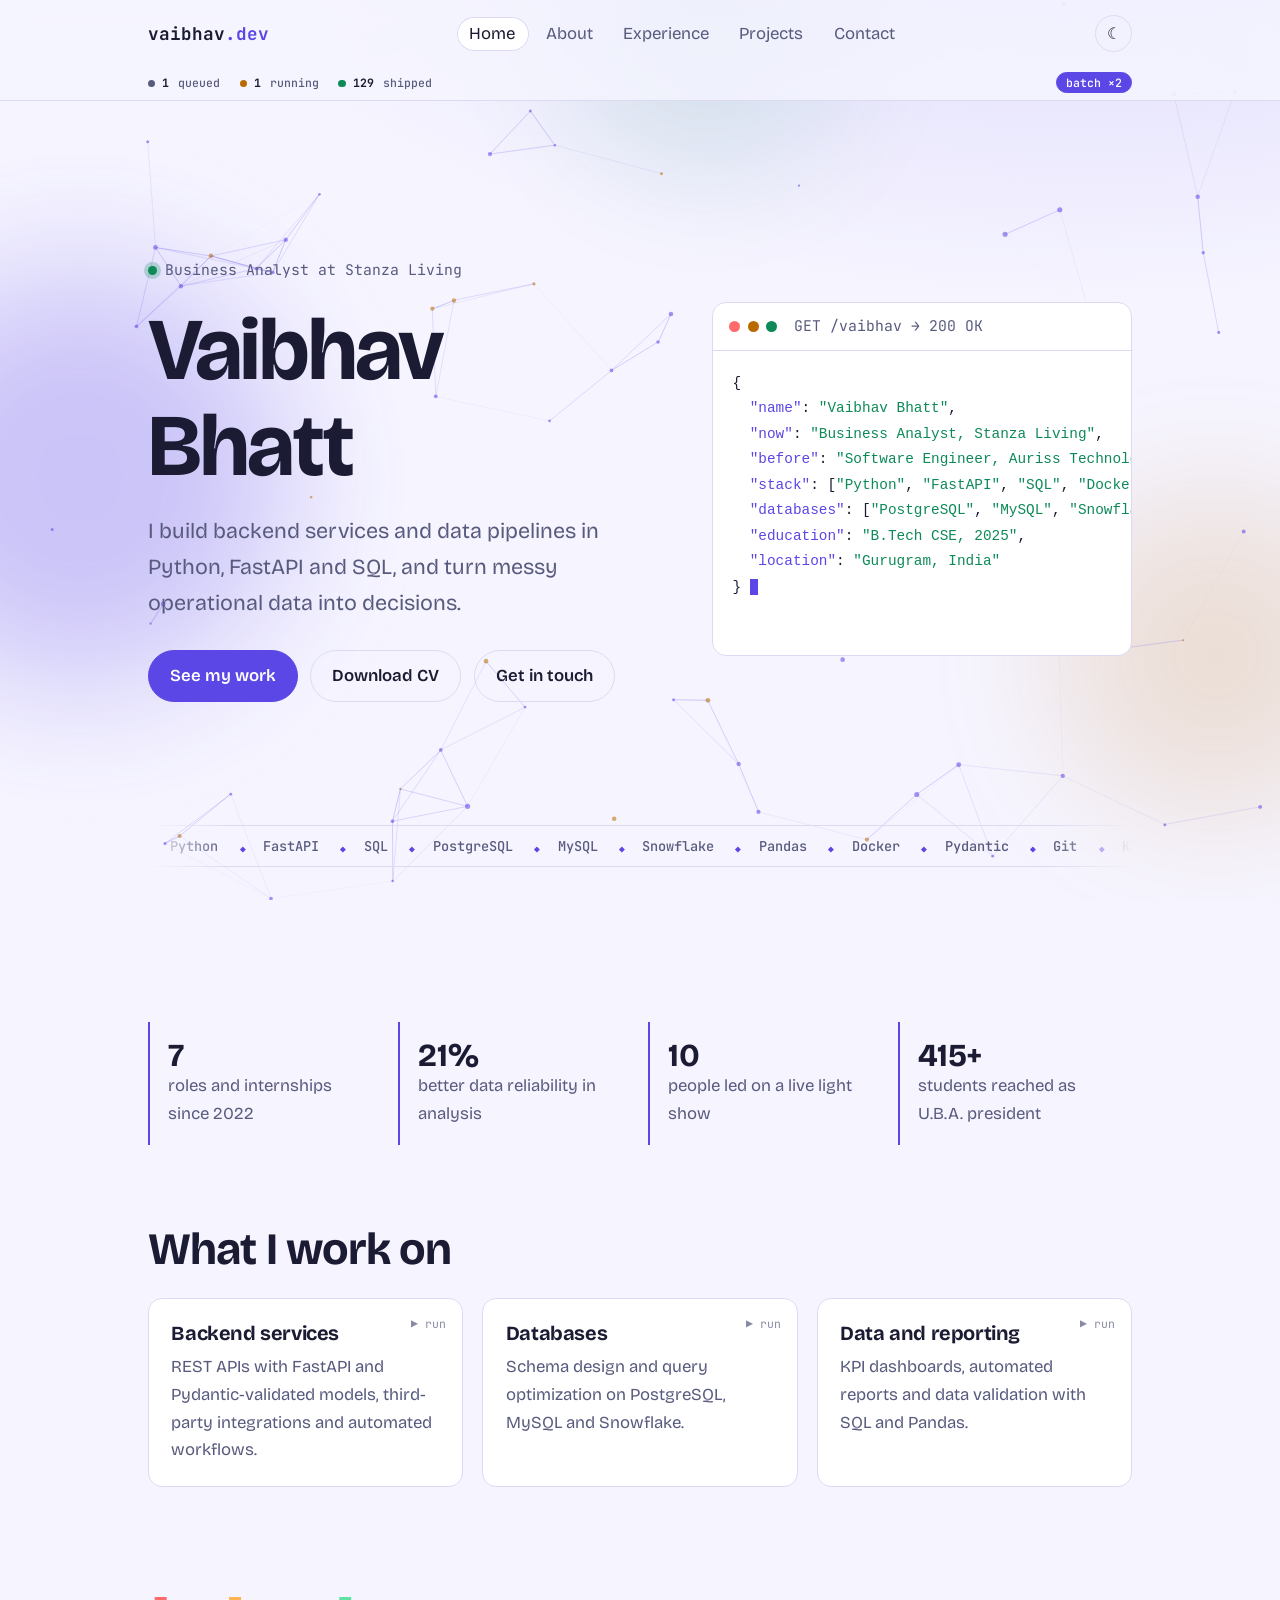
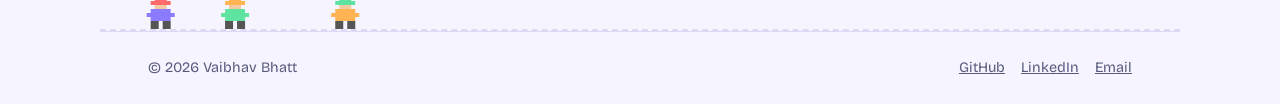
<file: index.html>
<!DOCTYPE html>
<html lang="en">
<head>
<meta charset="utf-8">
<meta name="viewport" content="width=device-width, initial-scale=1">
<title>Home · Vaibhav Bhatt</title>
<meta name="description" content="Vaibhav Bhatt: backend and data engineer building Python, FastAPI and SQL systems.">
<link rel="icon" href="assets/favicon.svg" type="image/svg+xml">
<link rel="preconnect" href="https://fonts.googleapis.com">
<link rel="preconnect" href="https://fonts.gstatic.com" crossorigin>
<link href="https://fonts.googleapis.com/css2?family=Bricolage+Grotesque:opsz,wght@12..96,400;12..96,700&family=JetBrains+Mono:wght@400;500&display=swap" rel="stylesheet">
<link rel="stylesheet" href="css/style.css">
</head>
<body>
<a class="skip" href="#main">Skip to content</a>
<main id="main">
<!-- HERO: headline + live "API response" panel -->
<section class="hero">
  <div>
    <p class="status code muted">Business Analyst at Stanza Living</p>
    <h1>Vaibhav Bhatt</h1>
    <p class="lead">I build backend services and data pipelines in Python, FastAPI and SQL, and turn messy operational data into decisions.</p>
    <div class="btn-row">
      <a class="btn primary" href="projects.html">See my work</a>
      <a class="btn" data-link="resume" href="#">Download CV</a>
      <a class="btn" href="contact.html">Get in touch</a>
    </div>
  </div>
  <div class="panel" aria-label="Profile summary as an API response">
    <div class="panel-head"><span class="dot"></span><span class="dot"></span><span class="dot"></span><span class="code">GET /vaibhav → 200 OK</span></div>
<pre class="code"><code id="typed" data-lines='[
"{",
"  \"name\": \"Vaibhav Bhatt\",",
"  \"now\": \"Business Analyst, Stanza Living\",",
"  \"before\": \"Software Engineer, Auriss Technologies\",",
"  \"stack\": [\"Python\", \"FastAPI\", \"SQL\", \"Docker\"],",
"  \"databases\": [\"PostgreSQL\", \"MySQL\", \"Snowflake\"],",
"  \"education\": \"B.Tech CSE, 2025\",",
"  \"location\": \"Gurugram, India\"",
"}"]'>{ … }</code></pre>
  </div>
</section>

<!-- QUICK FACTS from the resume -->
<section class="stats reveal" aria-label="Highlights">
  <div class="stat"><b>8</b><span class="muted">roles and internships since 2022</span></div>
  <div class="stat"><b>25%</b><span class="muted">better data reliability in analysis</span></div>
  <div class="stat"><b>12</b><span class="muted">people led on a live light show</span></div>
  <div class="stat"><b>500+</b><span class="muted">students reached as U.B.A. president</span></div>
</section>

<!-- WHAT I DO -->
<section class="sect">
  <h2 class="reveal">What I work on</h2>
  <div class="grid">
    <article class="card reveal"><h3>Backend services</h3><p class="muted">REST APIs with FastAPI and Pydantic-validated models, third-party integrations and automated workflows.</p></article>
    <article class="card reveal"><h3>Databases</h3><p class="muted">Schema design and query optimization on PostgreSQL, MySQL and Snowflake.</p></article>
    <article class="card reveal"><h3>Data and reporting</h3><p class="muted">KPI dashboards, automated reports and data validation with SQL and Pandas.</p></article>
  </div>
</section>
</main>
<!-- config first, then layout (header, footer, theme, motion) -->
<script src="js/config.js"></script>
<script src="js/layout.js"></script>
</body>
</html>
</file>
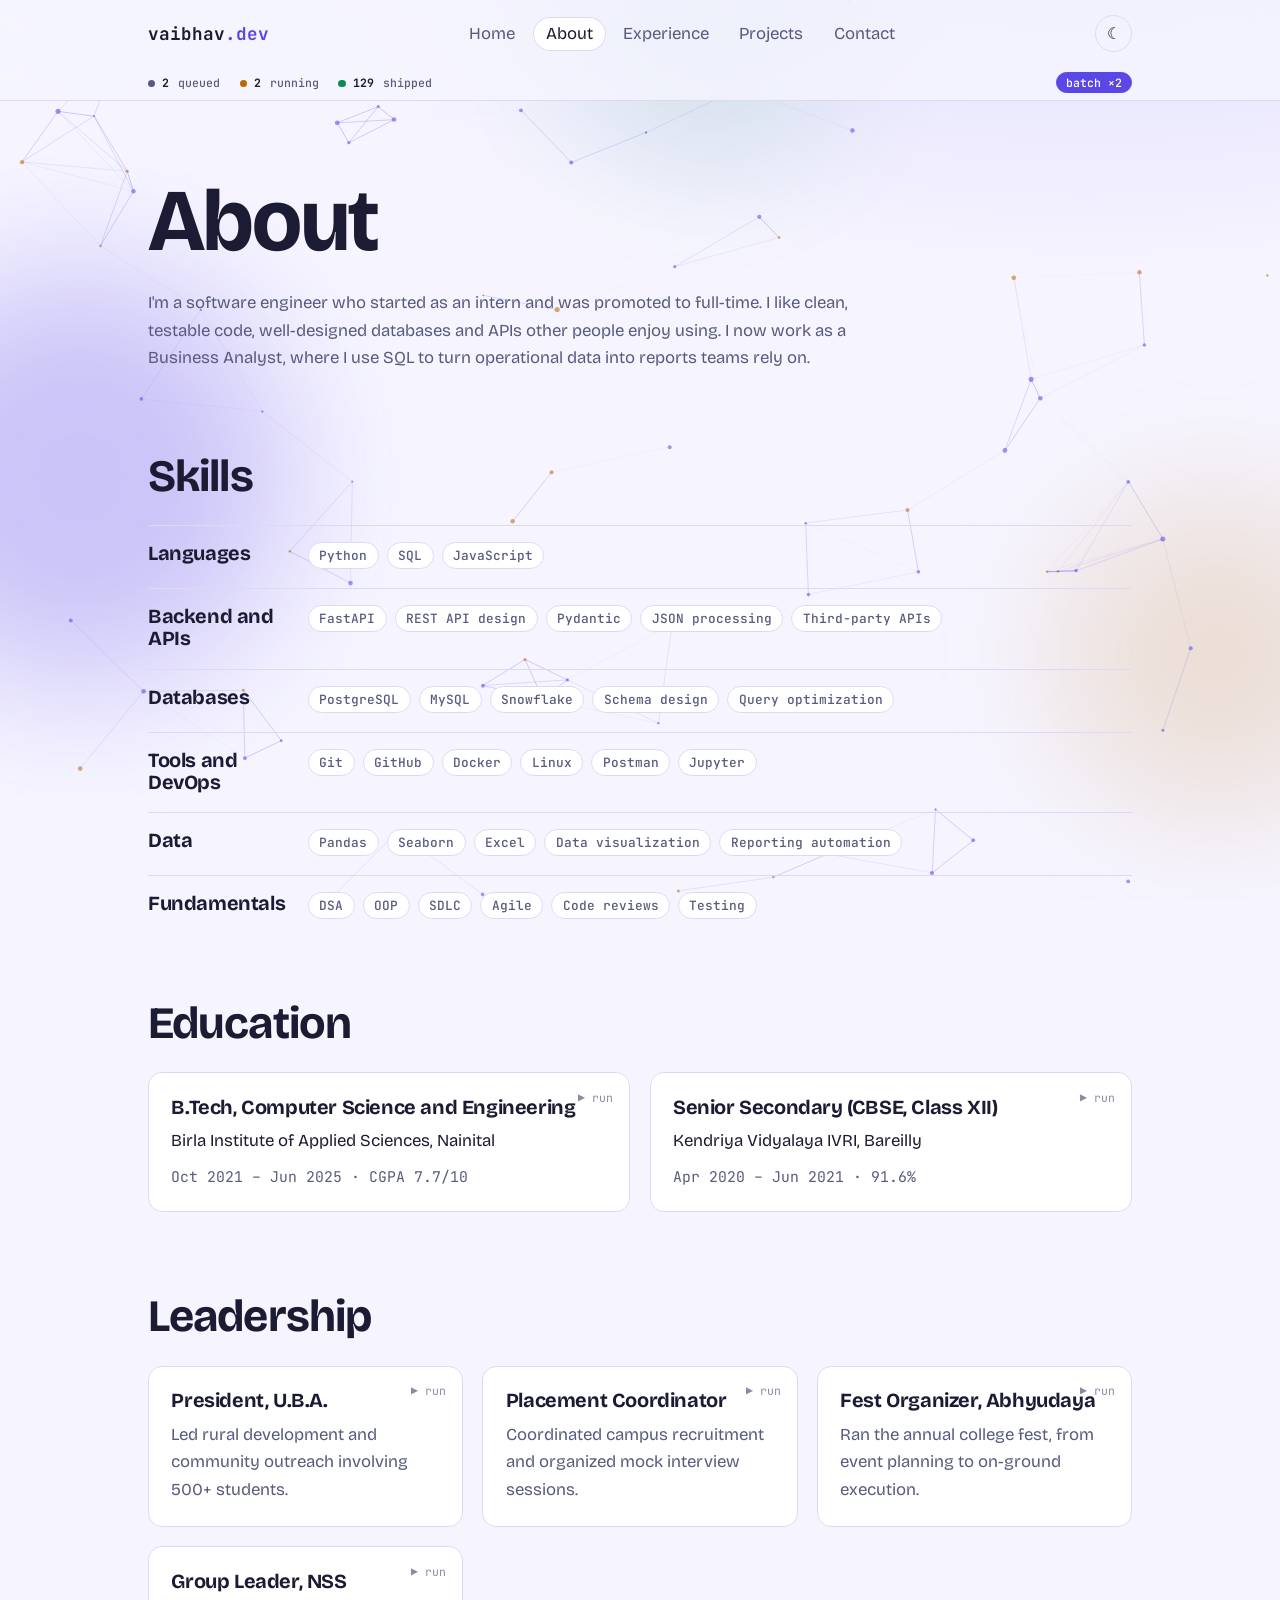
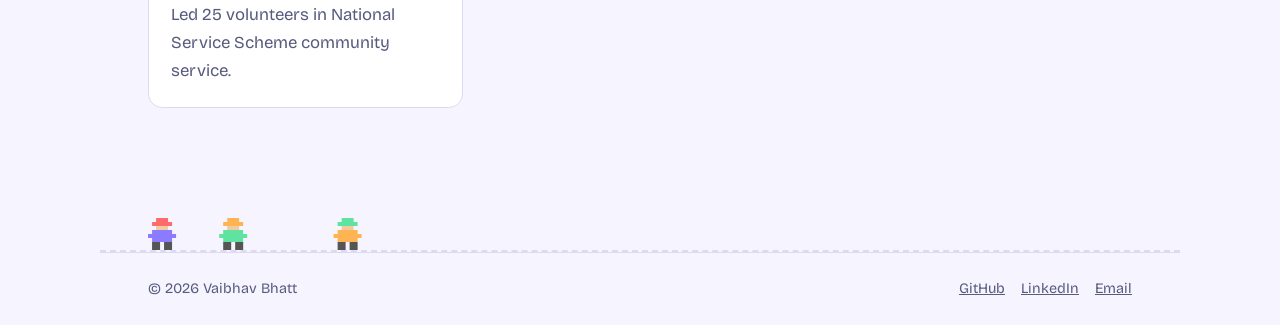
<file: about.html>
<!DOCTYPE html>
<html lang="en">
<head>
<meta charset="utf-8">
<meta name="viewport" content="width=device-width, initial-scale=1">
<title>About · Vaibhav Bhatt</title>
<meta name="description" content="About Vaibhav Bhatt: skills, education and leadership.">
<link rel="icon" href="assets/favicon.svg" type="image/svg+xml">
<link rel="preconnect" href="https://fonts.googleapis.com">
<link rel="preconnect" href="https://fonts.gstatic.com" crossorigin>
<link href="https://fonts.googleapis.com/css2?family=Bricolage+Grotesque:opsz,wght@12..96,400;12..96,700&family=JetBrains+Mono:wght@400;500&display=swap" rel="stylesheet">
<link rel="stylesheet" href="css/style.css">
</head>
<body>
<a class="skip" href="#main">Skip to content</a>
<main id="main">
<h1 class="reveal">About</h1>
<p class="lead muted reveal" style="margin-top:1.2rem">I'm a software engineer who started as an intern and was promoted to full-time. I like clean, testable code, well-designed databases and APIs other people enjoy using. I now work as a Business Analyst, where I use SQL to turn operational data into reports teams rely on.</p>

<section class="sect">
  <h2 class="reveal">Skills</h2>
  <div class="skills">
    <div class="skill-row reveal"><h3>Languages</h3><div class="chips"><span class="chip">Python</span><span class="chip">SQL</span><span class="chip">JavaScript</span></div></div>
    <div class="skill-row reveal"><h3>Backend and APIs</h3><div class="chips"><span class="chip">FastAPI</span><span class="chip">REST API design</span><span class="chip">Pydantic</span><span class="chip">JSON processing</span><span class="chip">Third-party APIs</span></div></div>
    <div class="skill-row reveal"><h3>Databases</h3><div class="chips"><span class="chip">PostgreSQL</span><span class="chip">MySQL</span><span class="chip">Snowflake</span><span class="chip">Schema design</span><span class="chip">Query optimization</span></div></div>
    <div class="skill-row reveal"><h3>Tools and DevOps</h3><div class="chips"><span class="chip">Git</span><span class="chip">GitHub</span><span class="chip">Docker</span><span class="chip">Linux</span><span class="chip">Postman</span><span class="chip">Jupyter</span></div></div>
    <div class="skill-row reveal"><h3>Data</h3><div class="chips"><span class="chip">Pandas</span><span class="chip">Seaborn</span><span class="chip">Excel</span><span class="chip">Data visualization</span><span class="chip">Reporting automation</span></div></div>
    <div class="skill-row reveal"><h3>Fundamentals</h3><div class="chips"><span class="chip">DSA</span><span class="chip">OOP</span><span class="chip">SDLC</span><span class="chip">Agile</span><span class="chip">Code reviews</span><span class="chip">Testing</span></div></div>
  </div>
</section>

<section class="sect">
  <h2 class="reveal">Education</h2>
  <div class="grid">
    <article class="card reveal"><h3>B.Tech, Computer Science and Engineering</h3><p>Birla Institute of Applied Sciences, Nainital</p><p class="code muted">Oct 2021 – Jun 2025 · CGPA 7.7/10</p></article>
    <article class="card reveal"><h3>Senior Secondary (CBSE, Class XII)</h3><p>Kendriya Vidyalaya IVRI, Bareilly</p><p class="code muted">Apr 2020 – Jun 2021 · 91.6%</p></article>
  </div>
</section>

<section class="sect">
  <h2 class="reveal">Leadership</h2>
  <div class="grid">
    <article class="card reveal"><h3>President, U.B.A.</h3><p class="muted">Led rural development and community outreach involving 500+ students.</p></article>
    <article class="card reveal"><h3>Placement Coordinator</h3><p class="muted">Coordinated campus recruitment and organized mock interview sessions.</p></article>
    <article class="card reveal"><h3>Fest Organizer, Abhyudaya</h3><p class="muted">Ran the annual college fest, from event planning to on-ground execution.</p></article>
    <article class="card reveal"><h3>Group Leader, NSS</h3><p class="muted">Led 25 volunteers in National Service Scheme community service.</p></article>
  </div>
</section>
</main>
<!-- config first, then layout (header, footer, theme, motion) -->
<script src="js/config.js"></script>
<script src="js/layout.js"></script>
</body>
</html>
</file>
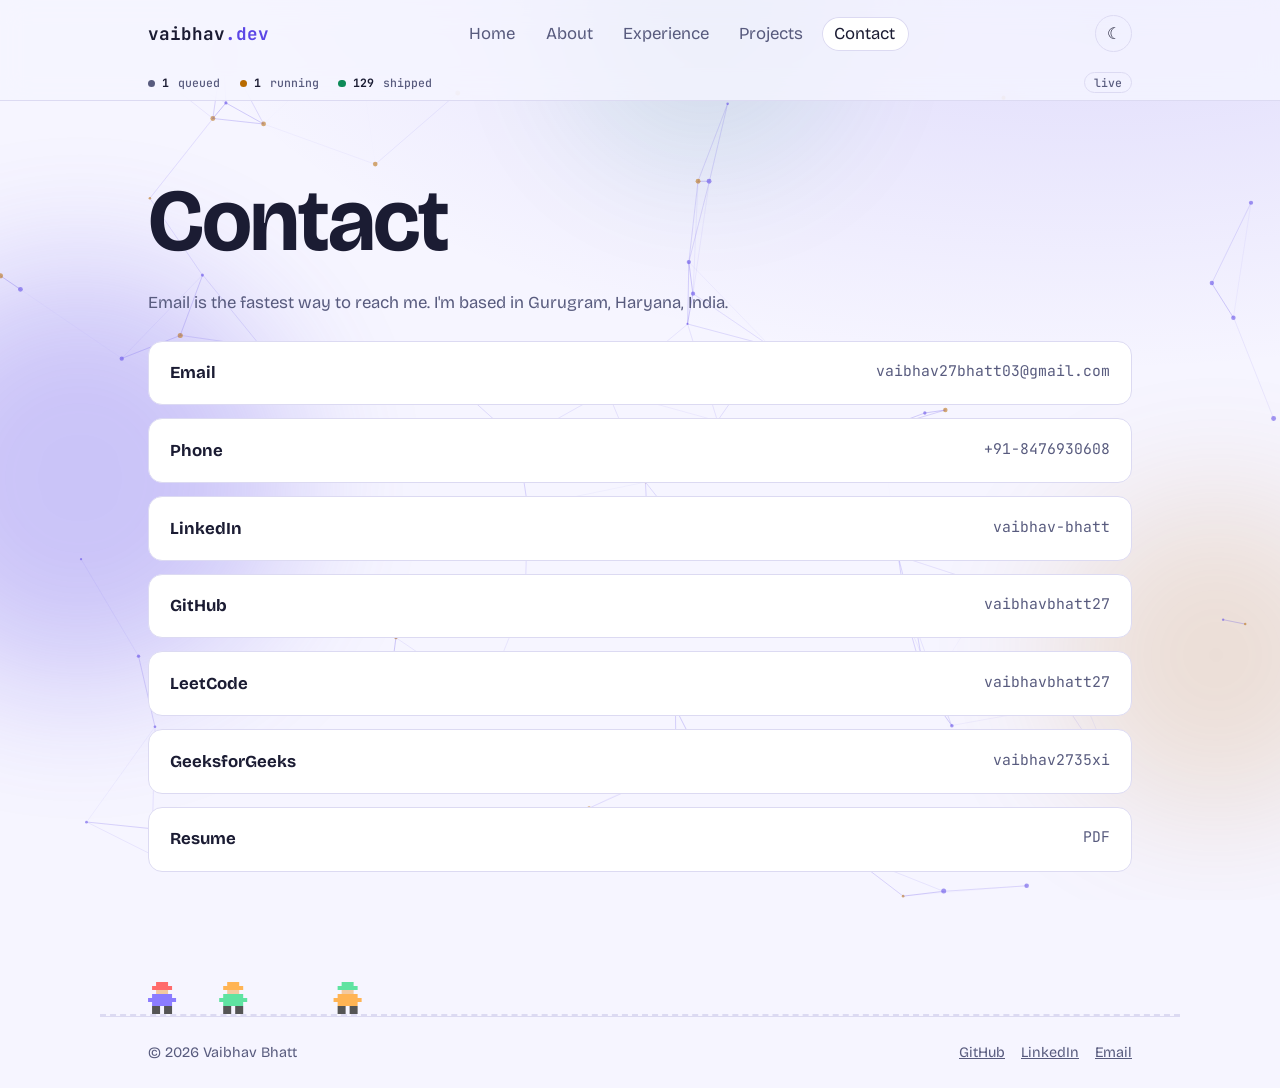
<file: contact.html>
<!DOCTYPE html>
<html lang="en">
<head>
<meta charset="utf-8">
<meta name="viewport" content="width=device-width, initial-scale=1">
<title>Contact · Vaibhav Bhatt</title>
<meta name="description" content="Contact Vaibhav Bhatt.">
<link rel="icon" href="assets/favicon.svg" type="image/svg+xml">
<link rel="preconnect" href="https://fonts.googleapis.com">
<link rel="preconnect" href="https://fonts.gstatic.com" crossorigin>
<link href="https://fonts.googleapis.com/css2?family=Bricolage+Grotesque:opsz,wght@12..96,400;12..96,700&family=JetBrains+Mono:wght@400;500&display=swap" rel="stylesheet">
<link rel="stylesheet" href="css/style.css">
</head>
<body>
<a class="skip" href="#main">Skip to content</a>
<main id="main">
<h1 class="reveal">Contact</h1>
<p class="lead muted reveal" style="margin-top:1.2rem">Email is the fastest way to reach me. I'm based in <span data-text="location">Gurugram</span>.</p>
<div class="contact-list reveal">
  <a data-link="email" href="#"><strong>Email</strong><span class="muted code">vaibhav27bhatt03@gmail.com</span></a>
  <a data-link="phone" href="#"><strong>Phone</strong><span class="muted code">+91-8476930608</span></a>
  <a data-link="linkedin" href="#"><strong>LinkedIn</strong><span class="muted code">vaibhav-bhatt</span></a>
  <a data-link="github" href="#"><strong>GitHub</strong><span class="muted code">vaibhavbhatt27</span></a>
  <a data-link="leetcode" href="#"><strong>LeetCode</strong><span class="muted code">vaibhavbhatt27</span></a>
  <a data-link="gfg" href="#"><strong>GeeksforGeeks</strong><span class="muted code">vaibhav2735xi</span></a>
  <a data-link="resume" href="#"><strong>Resume</strong><span class="muted code">PDF</span></a>
</div>
</main>
<!-- config first, then layout (header, footer, theme, motion) -->
<script src="js/config.js"></script>
<script src="js/layout.js"></script>
</body>
</html>
</file>
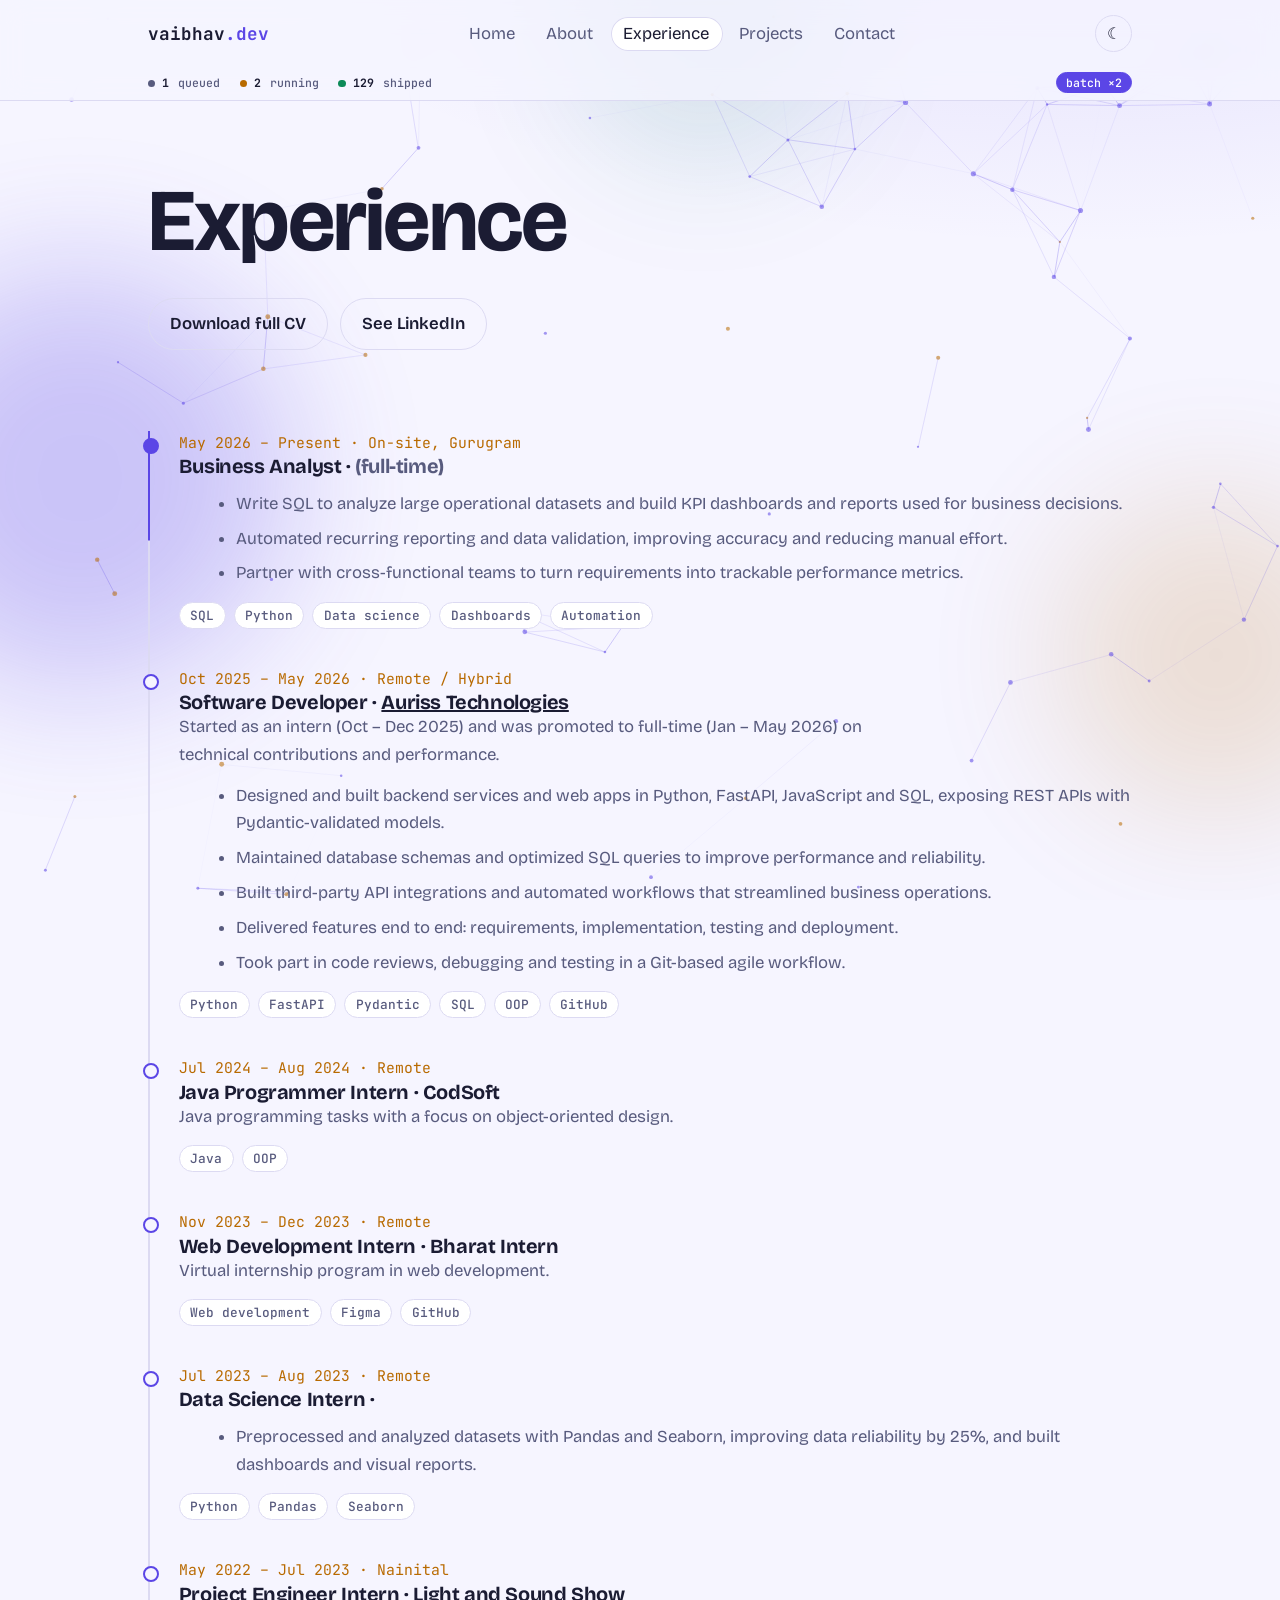
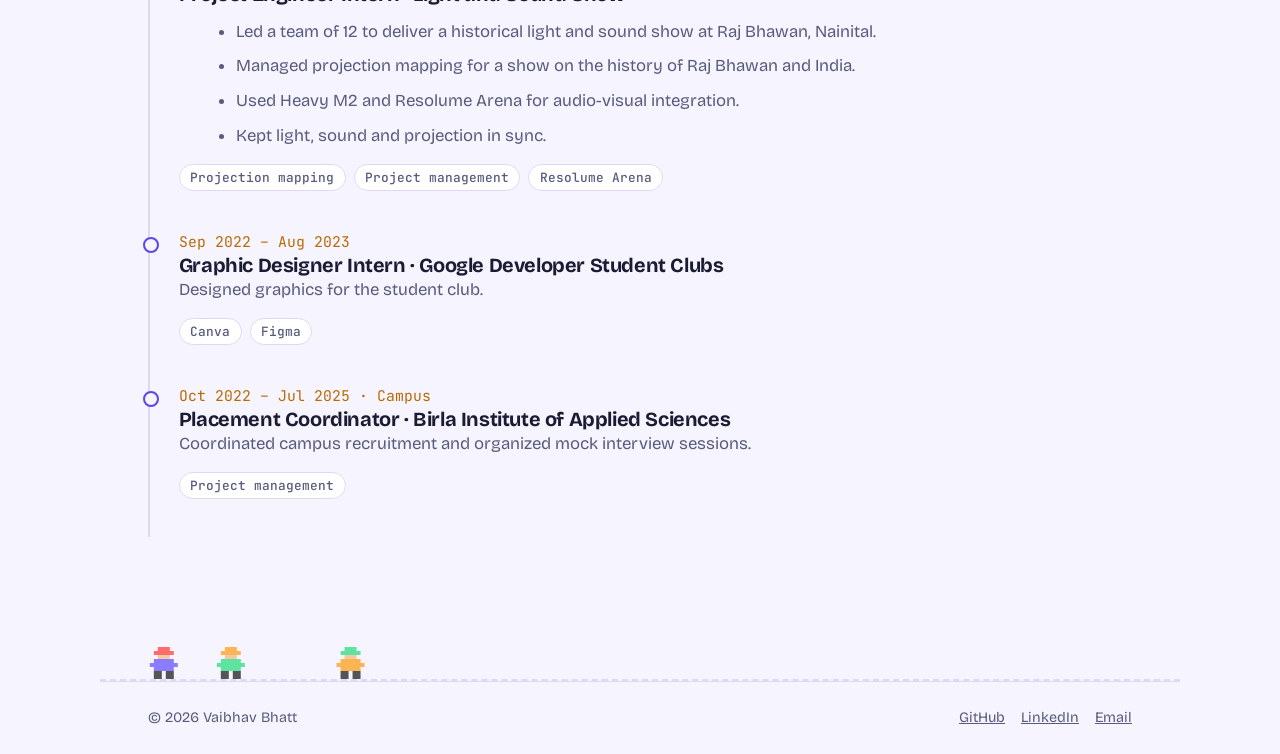
<file: experience.html>
<!DOCTYPE html>
<html lang="en">
<head>
<meta charset="utf-8">
<meta name="viewport" content="width=device-width, initial-scale=1">
<title>Experience · Vaibhav Bhatt</title>
<meta name="description" content="Work and internship experience of Vaibhav Bhatt.">
<link rel="icon" href="assets/favicon.svg" type="image/svg+xml">
<link rel="preconnect" href="https://fonts.googleapis.com">
<link rel="preconnect" href="https://fonts.gstatic.com" crossorigin>
<link href="https://fonts.googleapis.com/css2?family=Bricolage+Grotesque:opsz,wght@12..96,400;12..96,700&family=JetBrains+Mono:wght@400;500&display=swap" rel="stylesheet">
<link rel="stylesheet" href="css/style.css">
</head>
<body>
<a class="skip" href="#main">Skip to content</a>
<main id="main">
<h1 class="reveal">Experience</h1>
<div class="btn-row"><a class="btn" data-link="resume" href="#">Download full CV</a><a class="btn" data-link="linkedin" href="#">See LinkedIn</a></div>
<div class="timeline sect">
  <article class="job reveal">
    <p class="when code">May 2026 – Present · On-site, Gurugram</p>
    <h3>Business Analyst · <a data-link="stanza" href="#">Stanza Living</a> <span class="muted">(full-time)</span></h3>
    <ul><li>Write SQL to analyze large operational datasets and build KPI dashboards and reports used for business decisions.</li><li>Automated recurring reporting and data validation, improving accuracy and reducing manual effort.</li><li>Partner with cross-functional teams to turn requirements into trackable performance metrics.</li></ul>
    <div class="chips"><span class="chip">SQL</span><span class="chip">Python</span><span class="chip">Data science</span><span class="chip">Dashboards</span><span class="chip">Automation</span></div>
  </article>
  <article class="job reveal">
    <p class="when code">Oct 2025 – May 2026 · Remote / Hybrid</p>
    <h3>Software Developer · <a data-link="auriss" href="#">Auriss Technologies</a></h3>
    <p class="muted">Started as an intern (Oct – Dec 2025) and was promoted to full-time (Jan – May 2026) on technical contributions and performance.</p>
    <ul><li>Designed and built backend services and web apps in Python, FastAPI, JavaScript and SQL, exposing REST APIs with Pydantic-validated models.</li><li>Maintained database schemas and optimized SQL queries to improve performance and reliability.</li><li>Built third-party API integrations and automated workflows that streamlined business operations.</li><li>Delivered features end to end: requirements, implementation, testing and deployment.</li><li>Took part in code reviews, debugging and testing in a Git-based agile workflow.</li></ul>
    <div class="chips"><span class="chip">Python</span><span class="chip">FastAPI</span><span class="chip">Pydantic</span><span class="chip">SQL</span><span class="chip">OOP</span><span class="chip">GitHub</span></div>
  </article>
  <article class="job reveal">
    <p class="when code">Jul 2024 – Aug 2024 · Remote</p>
    <h3>Java Programmer Intern · CodSoft</h3>
    <p class="muted">Java programming tasks with a focus on object-oriented design.</p>
    <div class="chips"><span class="chip">Java</span><span class="chip">OOP</span></div>
  </article>
  <article class="job reveal">
    <p class="when code">Nov 2023 – Dec 2023 · Remote</p>
    <h3>Web Development Intern · Bharat Intern</h3>
    <p class="muted">Virtual internship program in web development.</p>
    <div class="chips"><span class="chip">Web development</span><span class="chip">Figma</span><span class="chip">GitHub</span></div>
  </article>
  <article class="job reveal">
    <p class="when code">Jul 2023 – Aug 2023 · Remote</p>
    <h3>Data Science Intern · <a data-link="coratia" href="#">Coratia Technologies</a></h3>
    <ul><li>Preprocessed and analyzed datasets with Pandas and Seaborn, improving data reliability by 25%, and built dashboards and visual reports.</li></ul>
    <div class="chips"><span class="chip">Python</span><span class="chip">Pandas</span><span class="chip">Seaborn</span></div>
  </article>
  <article class="job reveal">
    <p class="when code">May 2022 – Jul 2023 · Nainital</p>
    <h3>Project Engineer Intern · Light and Sound Show</h3>
    <ul><li>Led a team of 12 to deliver a historical light and sound show at Raj Bhawan, Nainital.</li><li>Managed projection mapping for a show on the history of Raj Bhawan and India.</li><li>Used Heavy M2 and Resolume Arena for audio-visual integration.</li><li>Kept light, sound and projection in sync.</li></ul>
    <div class="chips"><span class="chip">Projection mapping</span><span class="chip">Project management</span><span class="chip">Resolume Arena</span></div>
  </article>
  <article class="job reveal">
    <p class="when code">Sep 2022 – Aug 2023</p>
    <h3>Graphic Designer Intern · Google Developer Student Clubs</h3>
    <p class="muted">Designed graphics for the student club.</p>
    <div class="chips"><span class="chip">Canva</span><span class="chip">Figma</span></div>
  </article>
  <article class="job reveal">
    <p class="when code">Oct 2022 – Jul 2025 · Campus</p>
    <h3>Placement Coordinator · Birla Institute of Applied Sciences</h3>
    <p class="muted">Coordinated campus recruitment and organized mock interview sessions.</p>
    <div class="chips"><span class="chip">Project management</span></div>
  </article>
</div>
</main>
<!-- config first, then layout (header, footer, theme, motion) -->
<script src="js/config.js"></script>
<script src="js/layout.js"></script>
</body>
</html>
</file>
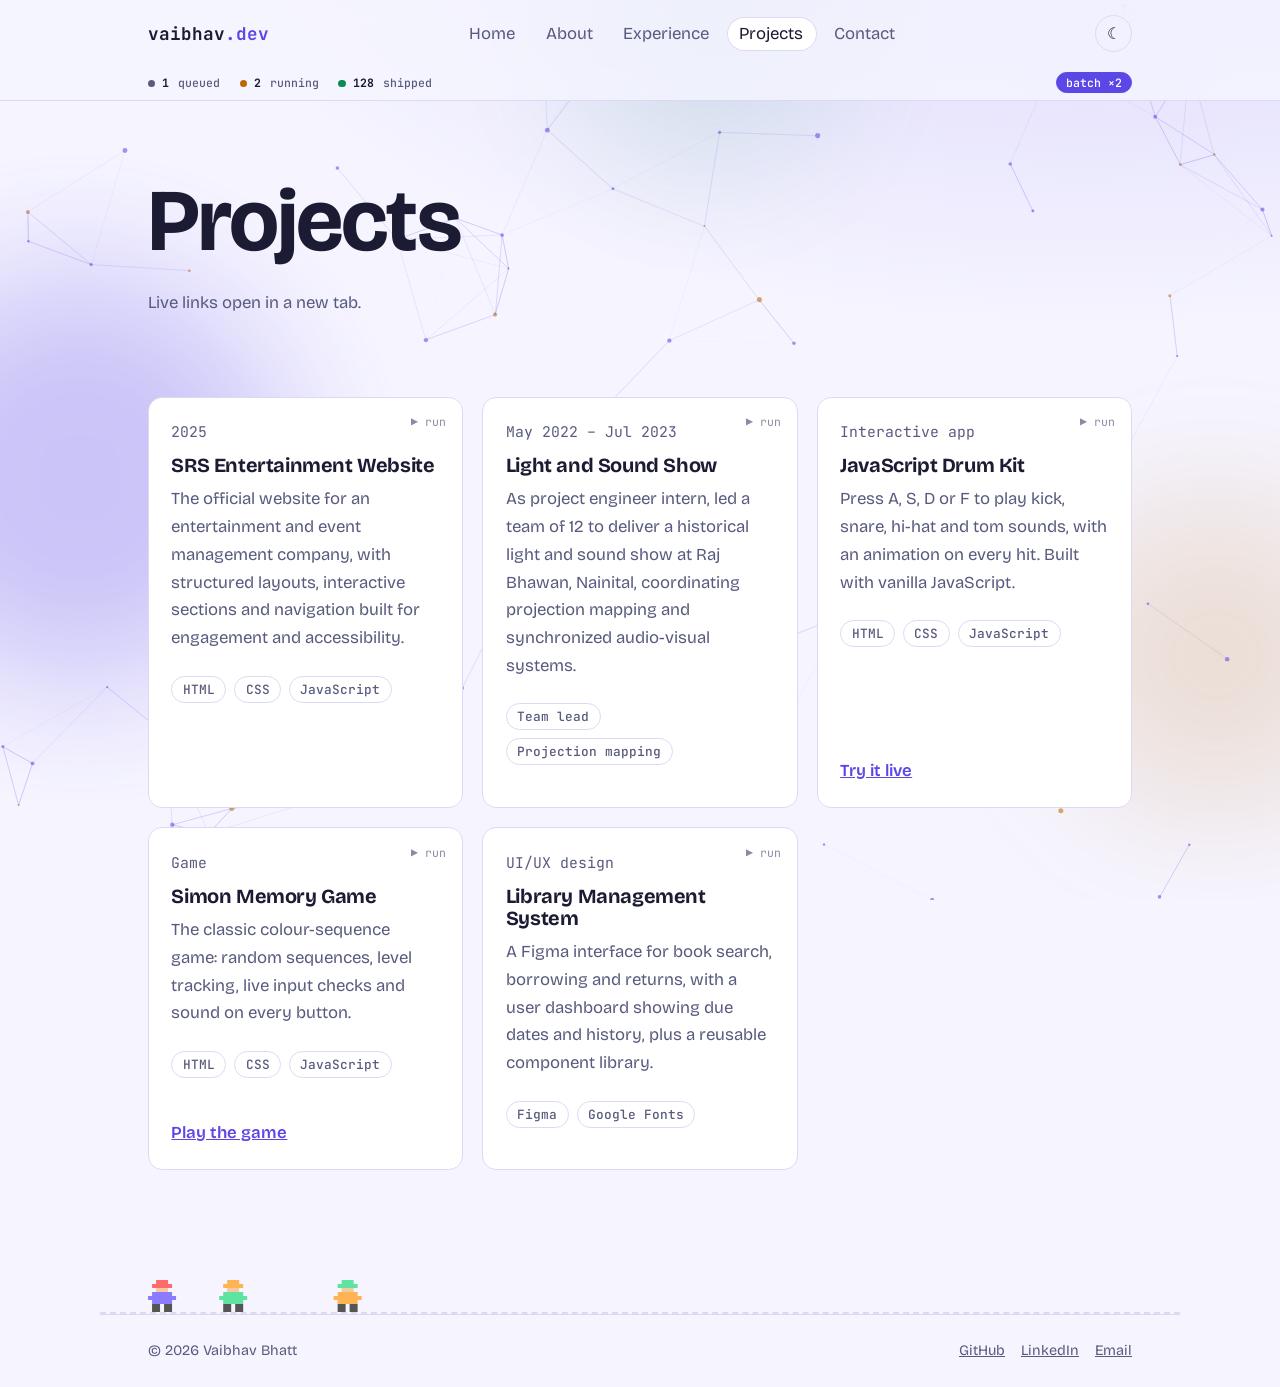
<file: projects.html>
<!DOCTYPE html>
<html lang="en">
<head>
<meta charset="utf-8">
<meta name="viewport" content="width=device-width, initial-scale=1">
<title>Projects · Vaibhav Bhatt</title>
<meta name="description" content="Projects by Vaibhav Bhatt.">
<link rel="icon" href="assets/favicon.svg" type="image/svg+xml">
<link rel="preconnect" href="https://fonts.googleapis.com">
<link rel="preconnect" href="https://fonts.gstatic.com" crossorigin>
<link href="https://fonts.googleapis.com/css2?family=Bricolage+Grotesque:opsz,wght@12..96,400;12..96,700&family=JetBrains+Mono:wght@400;500&display=swap" rel="stylesheet">
<link rel="stylesheet" href="css/style.css">
</head>
<body>
<a class="skip" href="#main">Skip to content</a>
<main id="main">
<h1 class="reveal">Projects</h1>
<p class="lead muted reveal" style="margin-top:1.2rem">Live links open in a new tab.</p>
<div class="grid sect">
  <article class="card reveal">
    <p class="code muted">2025</p>
    <h3>SRS Entertainment Website</h3>
    <p class="muted">The official website for an entertainment and event management company, with structured layouts, interactive sections and navigation built for engagement and accessibility.</p>
    <div class="chips"><span class="chip">HTML</span><span class="chip">CSS</span><span class="chip">JavaScript</span></div>
    <div class="links"><a data-link="srsLive" href="#">Live site</a><a data-link="srsCode" href="#">Source code</a></div>
  </article>
  <article class="card reveal">
    <p class="code muted">May 2022 – Jul 2023</p>
    <h3>Light and Sound Show</h3>
    <p class="muted">As project engineer intern, led a team of 12 to deliver a historical light and sound show at Raj Bhawan, Nainital, coordinating projection mapping and synchronized audio-visual systems.</p>
    <div class="chips"><span class="chip">Team lead</span><span class="chip">Projection mapping</span></div>
    <div class="links"><a data-link="showVideo" href="#">Watch video</a></div>
  </article>
  <article class="card reveal">
    <p class="code muted">Interactive app</p>
    <h3>JavaScript Drum Kit</h3>
    <p class="muted">Press A, S, D or F to play kick, snare, hi-hat and tom sounds, with an animation on every hit. Built with vanilla JavaScript.</p>
    <div class="chips"><span class="chip">HTML</span><span class="chip">CSS</span><span class="chip">JavaScript</span></div>
    <div class="links"><a data-link="drumLive" href="#">Try it live</a></div>
  </article>
  <article class="card reveal">
    <p class="code muted">Game</p>
    <h3>Simon Memory Game</h3>
    <p class="muted">The classic colour-sequence game: random sequences, level tracking, live input checks and sound on every button.</p>
    <div class="chips"><span class="chip">HTML</span><span class="chip">CSS</span><span class="chip">JavaScript</span></div>
    <div class="links"><a data-link="simonLive" href="#">Play the game</a></div>
  </article>
  <article class="card reveal">
    <p class="code muted">UI/UX design</p>
    <h3>Library Management System</h3>
    <p class="muted">A Figma interface for book search, borrowing and returns, with a user dashboard showing due dates and history, plus a reusable component library.</p>
    <div class="chips"><span class="chip">Figma</span><span class="chip">Google Fonts</span></div>
    <div class="links"><a data-link="figma" href="#">View in Figma</a></div>
  </article>
</div>
</main>
<!-- config first, then layout (header, footer, theme, motion) -->
<script src="js/config.js"></script>
<script src="js/layout.js"></script>
</body>
</html>
</file>
<file: css/style.css>
/* ==========================================================
   style.css — one stylesheet for all pages
   1 Tokens  2 Base  3 Header/Footer  4 Components  5 Pages
   6 Motion  7 Responsive
   ========================================================== */

/* 1. TOKENS — change colours here; dark is default */
:root{
  --bg-solid:#121321; --surface:#1a1c30; --line:#2b2e4a;
  --text:#e9eaf6; --muted:#a3a6c4; --accent:#8b7cff; --accent-2:#ffb454; --ok:#5fe3a1;
  --font-body:"Bricolage Grotesque",system-ui,sans-serif;
  --font-code:"JetBrains Mono",ui-monospace,Menlo,monospace;
  --pad:clamp(1.1rem,4vw,3rem); --max:1080px; --r:14px;
}
:root[data-theme="light"]{
  --bg-solid:#f6f5ff; --surface:#ffffff; --line:#dcdaf2;
  --text:#1b1c33; --muted:#585b7e; --accent:#5b46e6; --accent-2:#b86a00; --ok:#0d8a58;
}

/* 2. BASE */
*{box-sizing:border-box;margin:0}
html{scroll-behavior:smooth}
body{background:var(--bg-solid);color:var(--text);font:400 1.05rem/1.65 var(--font-body);
  -webkit-font-smoothing:antialiased;min-height:100vh;display:flex;flex-direction:column;
  background-image:radial-gradient(60rem 30rem at 85% -10%,color-mix(in srgb,var(--accent) 18%,transparent),transparent)}
main{flex:1;width:100%;max-width:var(--max);margin:0 auto;padding:clamp(2rem,6vw,4.5rem) var(--pad)}
a{color:inherit}
h1,h2,h3{line-height:1.1;letter-spacing:-.02em;font-weight:700}
h1{font-size:clamp(2.6rem,8vw,5.5rem)}
h2{font-size:clamp(1.8rem,4.5vw,2.8rem);margin-bottom:1.5rem}
h3{font-size:1.25rem}
p{max-width:65ch}
.muted{color:var(--muted)}
.code{font-family:var(--font-code);font-size:.88em}
:focus-visible{outline:2px solid var(--accent);outline-offset:3px;border-radius:6px}
.skip{position:absolute;left:-999px}.skip:focus{left:1rem;top:1rem;background:var(--accent);color:#fff;padding:.5rem 1rem;z-index:99}

/* 3. HEADER / FOOTER (injected by layout.js) */
.site-header{position:sticky;top:0;z-index:50;backdrop-filter:blur(14px);
  background:color-mix(in srgb,var(--bg-solid) 80%,transparent);border-bottom:1px solid var(--line)}
.bar{max-width:var(--max);margin:0 auto;padding:.8rem var(--pad);display:flex;align-items:center;gap:1rem;justify-content:space-between}
.logo{font:700 1.1rem var(--font-code);text-decoration:none}
.logo span{color:var(--accent)}
.nav{display:flex;gap:.3rem;align-items:center}
.nav a{padding:.45rem .8rem;border-radius:999px;text-decoration:none;color:var(--muted);transition:color .2s,background .2s}
.nav a:hover{color:var(--text)}
.nav a[aria-current="page"]{color:var(--text);background:var(--surface);box-shadow:inset 0 0 0 1px var(--line)}
.icon-btn{background:none;border:1px solid var(--line);color:var(--text);width:2.3rem;height:2.3rem;border-radius:50%;cursor:pointer;font-size:1rem}
.icon-btn:hover{border-color:var(--accent)}
.menu-btn{display:none}
.progress{position:absolute;left:0;bottom:-1px;height:2px;width:100%;background:var(--accent);transform:scaleX(0);transform-origin:left}
.site-footer{border-top:1px solid var(--line);padding:1.5rem var(--pad);color:var(--muted);font-size:.9rem;
  display:flex;flex-wrap:wrap;gap:.8rem 1.5rem;justify-content:space-between;max-width:var(--max);margin:0 auto;width:100%}
.site-footer nav{display:flex;gap:1rem}

/* 4. COMPONENTS */
.btn{display:inline-flex;align-items:center;gap:.5rem;padding:.7rem 1.3rem;border-radius:999px;font-weight:600;
  text-decoration:none;border:1px solid var(--line);transition:transform .2s,border-color .2s,background .2s}
.btn:hover{transform:translateY(-2px);border-color:var(--accent)}
.btn.primary{background:var(--accent);color:#fff;border-color:var(--accent)}
.btn-row{display:flex;flex-wrap:wrap;gap:.8rem;margin-top:1.8rem}
.chip{font:500 .8rem var(--font-code);padding:.25rem .65rem;border-radius:999px;background:var(--surface);border:1px solid var(--line);color:var(--muted)}
.chips{display:flex;flex-wrap:wrap;gap:.5rem;margin-top:.9rem}
.panel{background:var(--surface);border:1px solid var(--line);border-radius:var(--r);overflow:hidden}
.panel-head{display:flex;gap:.45rem;align-items:center;padding:.7rem 1rem;border-bottom:1px solid var(--line);color:var(--muted)}
.dot{width:.7rem;height:.7rem;border-radius:50%;background:var(--line)}
.dot:first-child{background:#ff6b6b}.dot:nth-child(2){background:var(--accent-2)}.dot:nth-child(3){background:var(--ok)}
.panel-head .code{margin-left:.6rem}
.panel pre{padding:1.2rem;overflow-x:auto;font:400 .9rem/1.7 var(--font-code);min-height:19rem}
.k{color:var(--accent)}.s{color:var(--ok)}.n{color:var(--accent-2)}
.cursor{display:inline-block;width:.55em;height:1.1em;background:var(--accent);vertical-align:text-bottom;animation:blink 1s steps(2) infinite}

/* 5. PAGES */
.hero{display:grid;grid-template-columns:1.1fr .9fr;gap:clamp(1.5rem,4vw,3.5rem);align-items:center;min-height:68vh}
.hero .lead{font-size:clamp(1.1rem,2.2vw,1.35rem);color:var(--muted);margin-top:1.2rem}
.status{display:inline-flex;align-items:center;gap:.5rem;margin-bottom:1.2rem}
.status::before{content:"";width:.55rem;height:.55rem;border-radius:50%;background:var(--ok);box-shadow:0 0 0 4px color-mix(in srgb,var(--ok) 25%,transparent)}
.stats{display:grid;grid-template-columns:repeat(auto-fit,minmax(150px,1fr));gap:1rem;margin-top:3rem}
.stat{padding:1.1rem;border-left:2px solid var(--accent)}
.stat b{display:block;font-size:2rem;line-height:1}
.grid{display:grid;grid-template-columns:repeat(auto-fit,minmax(min(100%,300px),1fr));gap:1.2rem}
.card{background:var(--surface);border:1px solid var(--line);border-radius:var(--r);padding:1.4rem;transition:transform .25s,border-color .25s;display:flex;flex-direction:column;gap:.6rem}
.card:hover{transform:translateY(-4px);border-color:var(--accent)}
.card .links{margin-top:auto;display:flex;gap:1rem;padding-top:.6rem}
.card .links a{color:var(--accent);font-weight:600}
.sect{margin-top:clamp(3rem,7vw,5rem)}
.timeline{position:relative;padding-left:1.8rem;border-left:2px solid var(--line)}
.job{position:relative;padding-bottom:2.4rem}
.job::before{content:"";position:absolute;left:calc(-1.8rem - 7px);top:.45rem;width:12px;height:12px;border-radius:50%;background:var(--bg-solid);border:2px solid var(--accent)}
.job .when{color:var(--accent-2)}
.job ul{margin:.8rem 0 0 1.1rem;display:grid;gap:.45rem;color:var(--muted)}
.skills{display:grid;gap:1.2rem}
.skill-row{display:grid;grid-template-columns:9rem 1fr;gap:1rem;align-items:baseline;border-top:1px solid var(--line);padding-top:1rem}
.skill-row .chips{margin-top:0}
.contact-list{display:grid;gap:.8rem;margin-top:1.5rem}
.contact-list a{display:flex;justify-content:space-between;gap:1rem;padding:1.1rem 1.3rem;border:1px solid var(--line);border-radius:var(--r);
  background:var(--surface);text-decoration:none;transition:border-color .2s,transform .2s}
.contact-list a:hover{border-color:var(--accent);transform:translateX(4px)}
.hidden{display:none!important}

/* 6. MOTION — only transform/opacity; revealed by IntersectionObserver */
.js .reveal{opacity:0;transform:translateY(18px);transition:opacity .6s ease,transform .6s ease}
.js .reveal.in{opacity:1;transform:none}
@keyframes blink{50%{opacity:0}}
@media (prefers-reduced-motion:reduce){
  *{animation:none!important;transition:none!important;scroll-behavior:auto!important}
  .js .reveal{opacity:1;transform:none}
}


/* 6b. MOTION EXTRAS — pipeline HUD, runnable cards, timeline draw, pixel crew */
.hud{display:flex;gap:1.2rem;align-items:center;max-width:var(--max);margin:0 auto;padding:.3rem var(--pad) .45rem;
  font:500 .72rem var(--font-code);color:var(--muted);overflow:hidden;white-space:nowrap}
.hud b{color:var(--text);display:inline-block;min-width:1ch;margin-right:.3ch}
.hud b.pop{animation:pop .35s ease}
.led{display:inline-block;width:.45rem;height:.45rem;border-radius:50%;background:var(--muted);margin-right:.45rem;vertical-align:middle}
.led.run{background:var(--accent-2);animation:pulse 1.2s ease-in-out infinite}
.led.ok{background:var(--ok)}
.hud-mode{margin-left:auto;padding:.1rem .55rem;border:1px solid var(--line);border-radius:999px;transition:color .2s,border-color .2s,background .2s}
.hud-mode.hot{color:#fff;background:var(--accent);border-color:var(--accent)}
@keyframes pop{40%{transform:translateY(-3px);color:var(--accent)}}
@keyframes pulse{50%{box-shadow:0 0 0 5px color-mix(in srgb,var(--accent-2) 0%,transparent);opacity:.5}}

.card.runnable{position:relative;cursor:pointer;overflow:hidden}
.run-tag{position:absolute;top:.9rem;right:1rem;font-size:.72rem;color:var(--muted);opacity:.7;transition:color .2s,opacity .2s}
.card:hover .run-tag{opacity:1;color:var(--accent)}
.run-bar{position:absolute;left:0;bottom:0;height:3px;width:0;background:var(--accent)}
.card[data-state="running"] .run-tag,.card[data-state="queued"] .run-tag{color:var(--accent-2);opacity:1}
.card[data-state="error"]{border-color:#ff6b6b;animation:shake .35s}
.card[data-state="error"] .run-tag{color:#ff6b6b;opacity:1}
.card[data-state="error"] .run-bar{background:#ff6b6b}
.card[data-state="done"] .run-tag{color:var(--ok);opacity:1}
.card[data-state="done"] .run-bar{background:var(--ok)}
@keyframes shake{25%{transform:translateX(-5px)}75%{transform:translateX(5px)}}

.timeline::after{content:"";position:absolute;left:-2px;top:0;bottom:0;width:2px;background:var(--accent);
  transform:scaleY(var(--tl,0));transform-origin:top}
.job.on::before{background:var(--accent);animation:ping .9s ease-out 1}
@keyframes ping{0%{box-shadow:0 0 0 0 color-mix(in srgb,var(--accent) 60%,transparent)}100%{box-shadow:0 0 0 12px transparent}}

.crew{position:relative;height:40px;max-width:var(--max);width:100%;margin:2rem auto 0;border-bottom:2px dashed var(--line);overflow:hidden}
.walker{position:absolute;left:0;bottom:0;cursor:pointer;will-change:transform}
.walker svg{display:block;animation:bob .5s steps(2) infinite}
.walker .lg.a{animation:step .5s steps(2) infinite}
.walker .lg.b{animation:step .5s steps(2) infinite reverse}
.walker .z{position:absolute;top:-6px;right:-4px;font:700 .7rem var(--font-code);color:var(--muted);opacity:0;font-style:normal}
.walker.hop svg{animation:hop .5s ease-out}
.crew.rest .walker svg,.crew.rest .lg{animation:none}
.crew.rest .walker{opacity:.85}
.crew.rest .z{animation:zz 2s ease-in-out infinite}
@keyframes bob{50%{transform:translateY(-1px)}}
@keyframes step{50%{transform:translateY(-1px)}}
@keyframes hop{40%{transform:translateY(-16px)}}
@keyframes zz{0%{opacity:0;transform:translateY(0)}50%{opacity:1}100%{opacity:0;transform:translateY(-8px)}}
@media (max-width:860px){.hud{gap:.8rem}.hud-i:nth-child(3){display:none}}
@media (max-width:520px){.hud-mode{display:none}.to-top{right:.8rem;bottom:.8rem}.flow{margin-inline:2rem}.card.runnable .run-tag{top:.7rem}}


/* 6c. MORE MOTION — ticker, flow, spotlight, blobs, nav pill, chips, to-top */
.ticker{overflow:hidden;margin-top:2.5rem;border-block:1px solid var(--line);padding:.7rem 0;
  mask-image:linear-gradient(90deg,transparent,#000 8%,#000 92%,transparent)}
.ticker-track{display:flex;width:max-content;animation:marquee 32s linear infinite}
.ticker:hover .ticker-track{animation-play-state:paused}
.ticker span{font:500 .85rem var(--font-code);color:var(--muted);padding:0 1.4rem;position:relative}
.ticker span::after{content:"◆";position:absolute;right:-.3rem;color:var(--accent);font-size:.6rem;top:.35rem}
@keyframes marquee{to{transform:translateX(-50%)}}

.flow{position:relative;height:4.5rem;margin:2.2rem 1rem 0}
.flow-line{position:absolute;left:0;right:0;top:1rem;height:2px;background:repeating-linear-gradient(90deg,var(--line) 0 8px,transparent 8px 14px)}
.node{position:absolute;top:.4rem;transform:translateX(-50%);text-align:center}
.node i{display:block;width:1.2rem;height:1.2rem;margin:0 auto;border-radius:6px;background:var(--surface);border:2px solid var(--line);transition:all .25s}
.node em{display:block;margin-top:.5rem;font-style:normal;font-size:.72rem;color:var(--muted)}
.node.hit i{border-color:var(--accent);background:var(--accent);transform:scale(1.3) rotate(45deg)}
.packet{position:absolute;top:calc(1rem - 4px);width:10px;height:10px;border-radius:2px;background:var(--accent-2);
  box-shadow:0 0 10px var(--accent-2);transform:translateX(-50%)}

.spot::before{content:"";position:absolute;inset:0;pointer-events:none;opacity:0;transition:opacity .3s;border-radius:inherit;
  background:radial-gradient(220px circle at var(--mx,50%) var(--my,50%),color-mix(in srgb,var(--accent) 18%,transparent),transparent 70%)}
.spot:hover::before{opacity:1}
.contact-list a.spot{position:relative;overflow:hidden}
.btn{will-change:transform}

.blobs{position:fixed;inset:0;z-index:-1;overflow:hidden;pointer-events:none}
.blobs i{position:absolute;border-radius:50%;filter:blur(70px);opacity:.28;animation:drift 22s ease-in-out infinite alternate}
.blobs i:nth-child(1){width:26rem;height:26rem;background:var(--accent);left:-8rem;top:30%}
.blobs i:nth-child(2){width:20rem;height:20rem;background:var(--accent-2);right:-6rem;top:55%;animation-duration:28s;opacity:.16}
.blobs i:nth-child(3){width:16rem;height:16rem;background:var(--ok);left:45%;top:-6rem;animation-duration:34s;opacity:.12}
@keyframes drift{to{transform:translate(60px,-40px) scale(1.15)}}

.nav{position:relative}
.nav-pill{position:absolute;left:0;top:50%;height:2.1rem;margin-top:-1.05rem;border-radius:999px;background:var(--surface);
  box-shadow:inset 0 0 0 1px var(--line);transition:transform .3s cubic-bezier(.3,1.3,.5,1),width .3s;opacity:0;pointer-events:none}
.nav a{position:relative;z-index:1}
.nav a[aria-current="page"]{background:none;box-shadow:none}

.js .reveal .chip,.js .reveal.chips .chip{opacity:0;transform:scale(.85);transition:opacity .35s,transform .35s cubic-bezier(.3,1.5,.5,1);transition-delay:calc(var(--i,0)*50ms + .25s)}
.js .reveal.in .chip{opacity:1;transform:none}

.to-top{position:fixed;right:1.2rem;bottom:1.2rem;width:2.8rem;height:2.8rem;border-radius:50%;border:0;background:var(--surface);
  color:var(--text);cursor:pointer;z-index:60;opacity:0;transform:translateY(14px) scale(.8);pointer-events:none;transition:opacity .3s,transform .3s;box-shadow:0 4px 18px rgba(0,0,0,.25)}
.to-top.show{opacity:1;transform:none;pointer-events:auto}
.to-top:hover span{transform:translateY(-3px)}
.to-top span{position:absolute;inset:0;display:grid;place-items:center;transition:transform .2s}
.to-top svg{position:absolute;inset:0;transform:rotate(-90deg)}
.to-top .ring{fill:none;stroke:var(--accent);stroke-width:2.5;stroke-linecap:round}
@media (max-width:860px){.nav-pill{display:none}.nav a[aria-current="page"]{background:var(--surface)}}

/* ambient canvas */
.ambient{position:fixed;inset:0;width:100%;height:100%;z-index:-1;pointer-events:none}
.blobs{z-index:-2}

/* 7. RESPONSIVE */
@media (max-width:860px){
  .hero{grid-template-columns:1fr;min-height:0}
  .menu-btn{display:inline-block}
  .nav{position:absolute;top:100%;left:0;right:0;flex-direction:column;align-items:stretch;padding:.6rem var(--pad) 1rem;
    background:var(--bg-solid);border-bottom:1px solid var(--line);display:none}
  .nav.open{display:flex}
  .skill-row{grid-template-columns:1fr;gap:.5rem}
}
</file>
